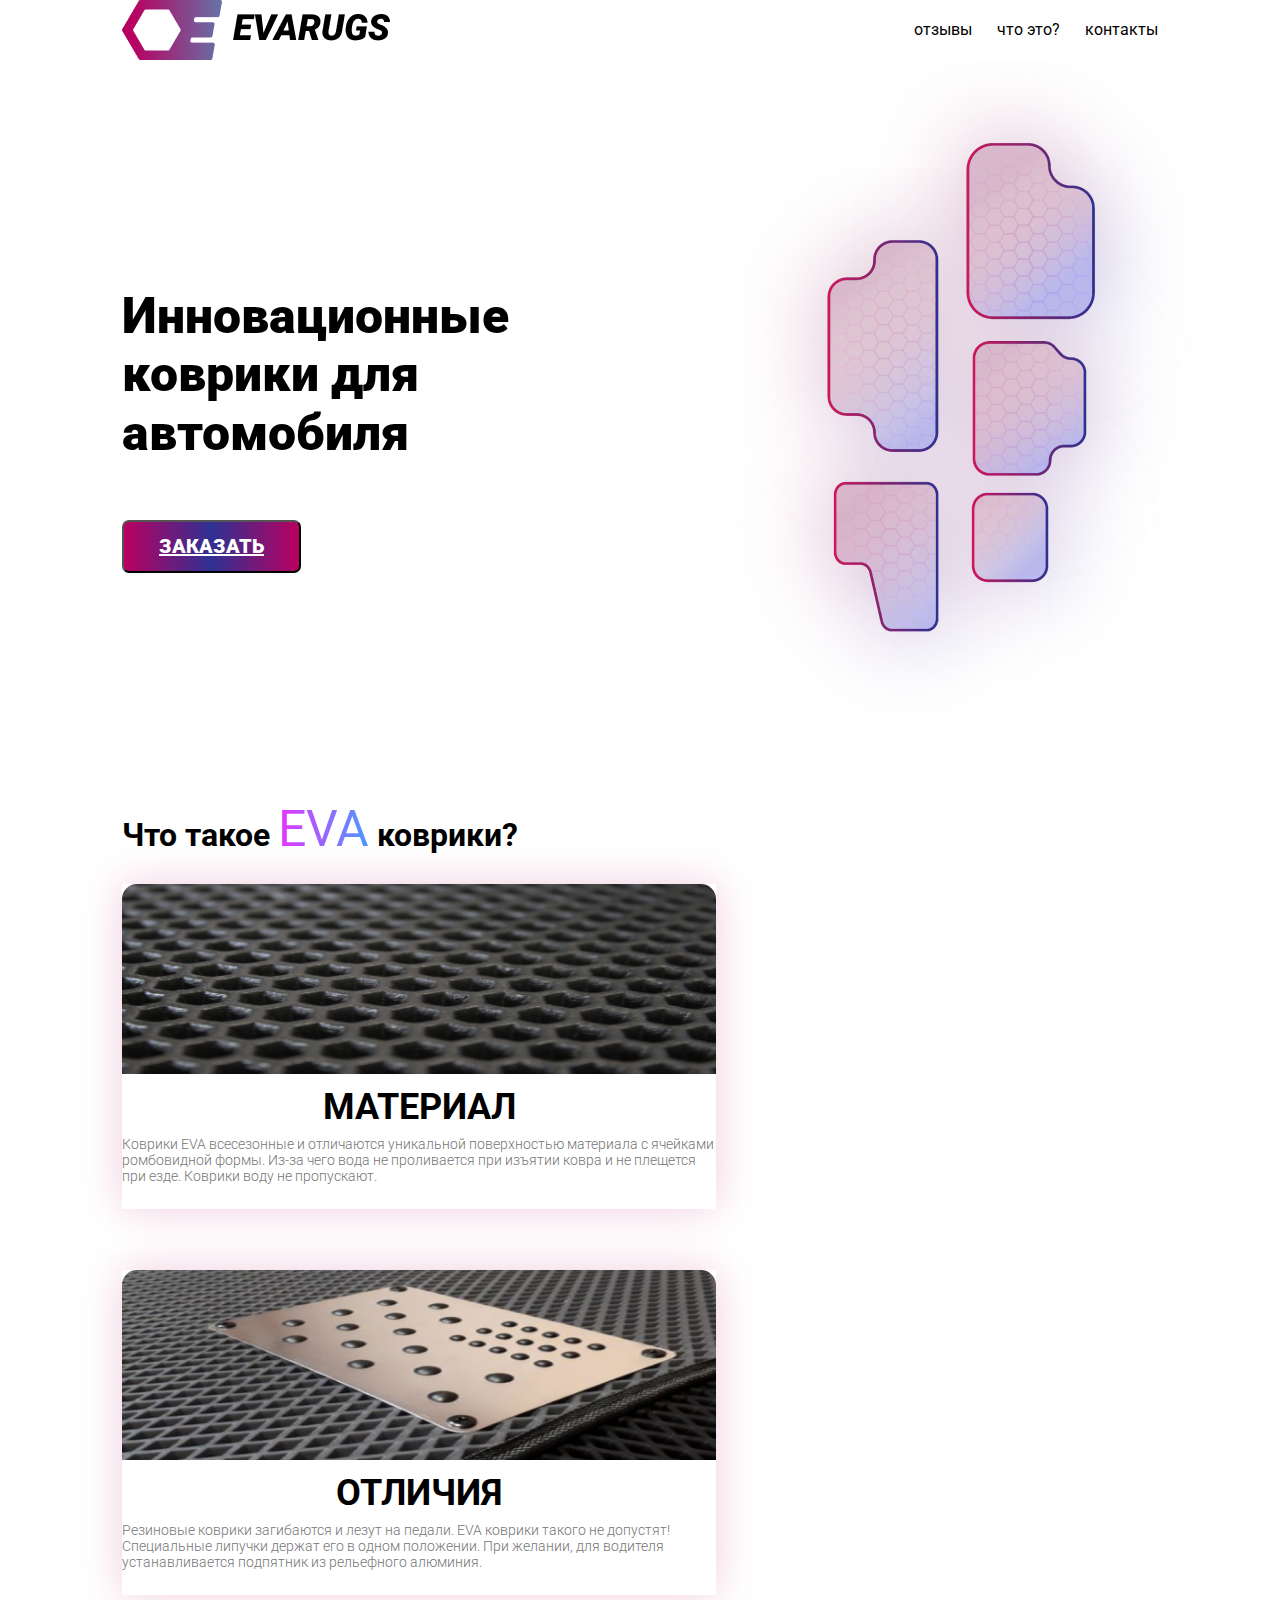
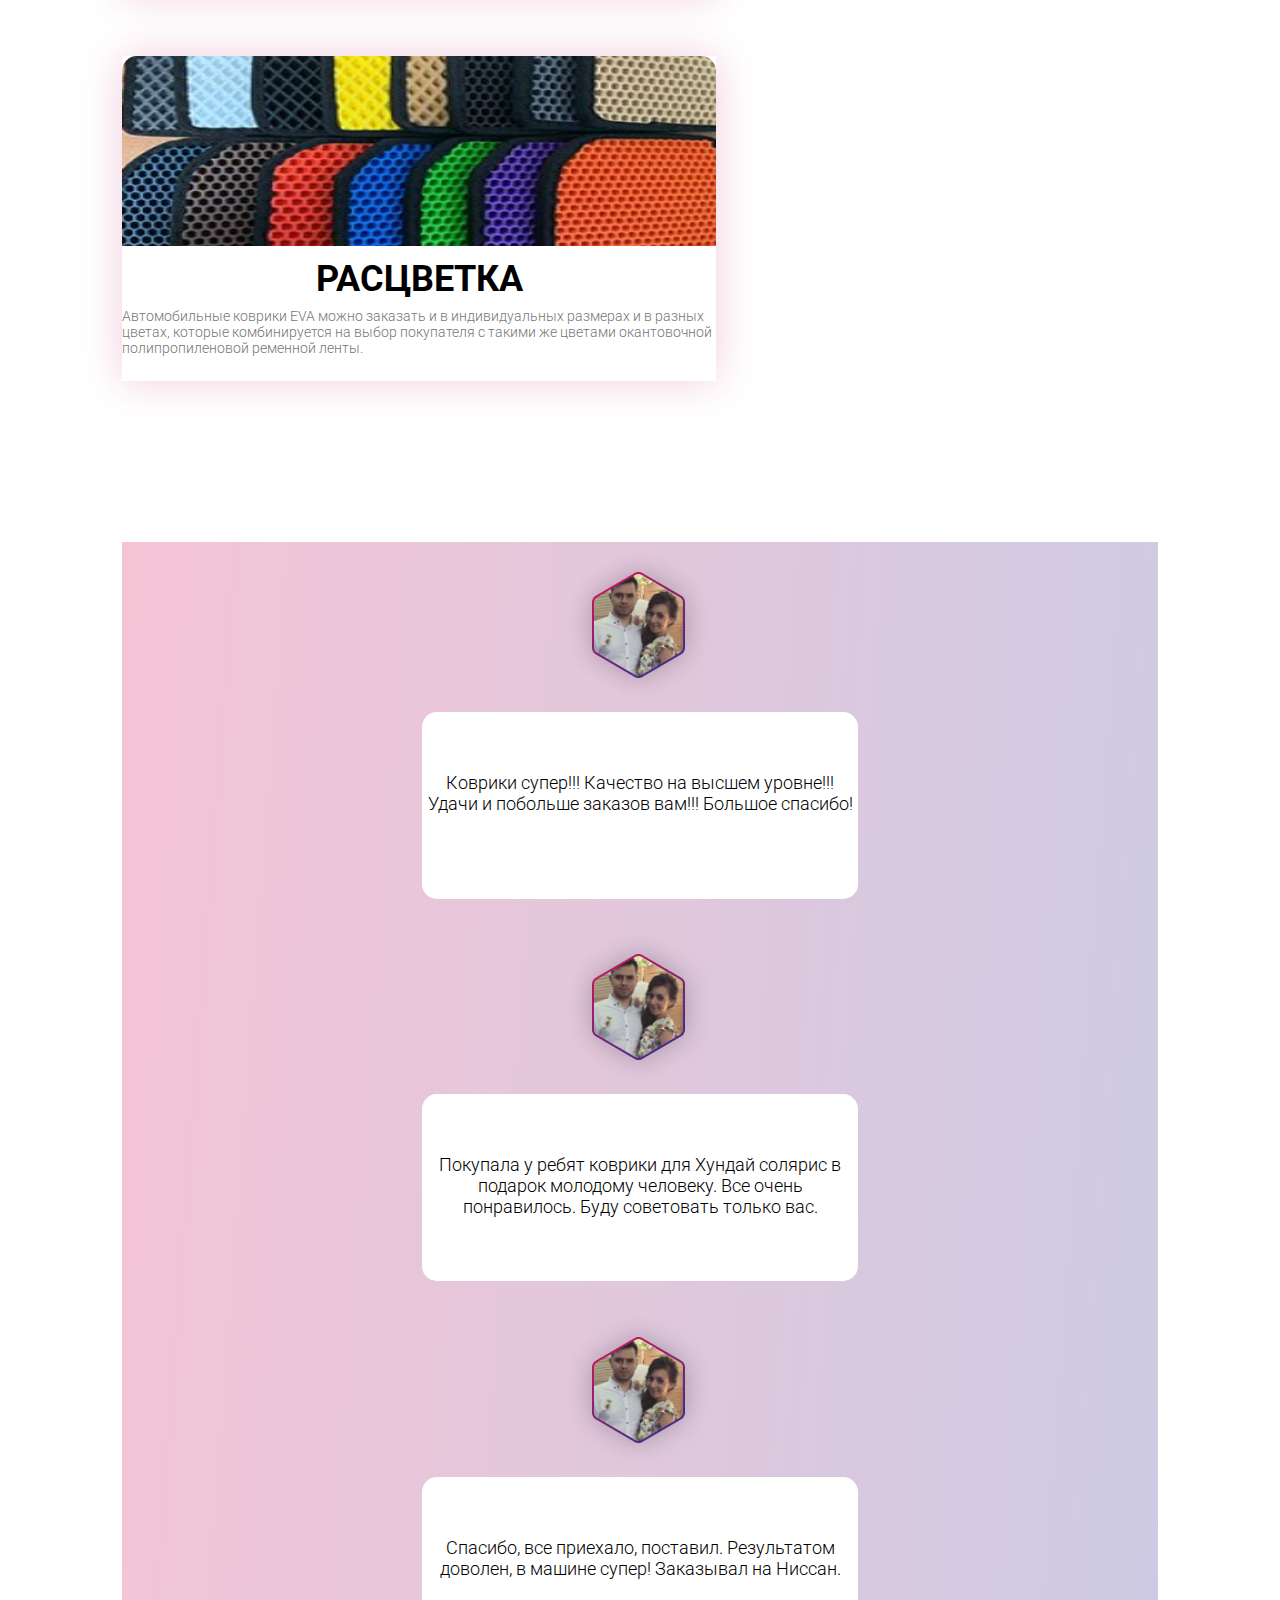
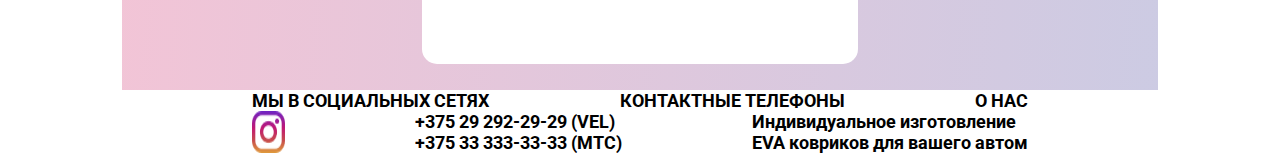
<file: index.html>
<!DOCTYPE html>
<html lang="en">
<head>
    <meta charset="UTF-8">
    <meta name="viewport" content="width=device-width, initial-scale=1.0">
    <title>Document</title>
    <link rel="stylesheet" href="style.css">
</head>
<body>
    <header class="header container">
        <nav class="nav">
            <img src="Group 3.png" alt="" class="logo">
            <ul>
                <li>отзывы</li>
                <li>что это?</li>
                <li>контакты</li>
            </ul>
        </nav>
        <div class="header-content">
            <div class="header-content_text">
                <h1>Инновационные коврики для автомобиля</h1>
                <button><a href="about.html">ЗАКАЗАТЬ</a></button>
            </div>
            <div class="header-content_img">
                <img src="коврф 1.png" alt="" style="margin-bottom: 50px;">
            </div>
        </div>
        <h1>Что такое <span class="flowtext">EVA</span> коврики?</h1>
        <section class="section">
            <div class="box1">
                <img src="image00004 1.jpg" alt="" style="border-radius: 15px 15px 0px 0px;" class="mam">
                <h1>МАТЕРИАЛ</h1>
                <p>Коврики EVA всесезонные и отличаются уникальной поверхностью материала с ячейками ромбовидной формы. Из-за чего вода не проливается при изъятии ковра и не плещется при езде. Коврики воду не пропускают.</p>
            </div>
            <div class="box1">
                <img src="file 1.jpg" alt="" style="border-radius: 15px 15px 0px 0px;" class="mam">
                <h1>ОТЛИЧИЯ</h1>
                <p>Резиновые коврики загибаются и лезут на педали. EVA коврики такого не допустят! Специальные липучки держат его в одном положении. При желании, для водителя устанавливается подпятник из рельефного алюминия.</p>
            </div>
            <div class="box1">
                <img src="kov1-1-300x225 1.jpg" alt="" style="border-radius: 15px 15px 0px 0px;" class="mam">
                <h1>РАСЦВЕТКА</h1>
                <p>Автомобильные коврики EVA можно заказать и в индивидуальных размерах и в разных цветах, которые комбинируется на выбор покупателя с такими же цветами окантовочной полипропиленовой ременной ленты.</p>
            </div>
        </section>
        <section class="n2">
            <div class="alln2">
                <div class="n2box">
                    <img src="Mask Group.png" alt="" style="margin-left: 140px;">
                    <h1>Коврики супер!!! Качество на высшем уровне!!!
                        Удачи и побольше заказов вам!!! Большое спасибо!</h1>
                </div>
            </div>
            <div class="alln2">
                <div class="n2box">
                    <img src="Mask Group.png" alt="" style="margin-left: 140px;">
                    <h1>Покупала у ребят коврики для Хундай солярис в подарок молодому человеку. Все очень понравилось. Буду советовать только вас.</h1>
                </div>
            </div>
            <div class="alln2">
                <div class="n2box">
                    <img src="Mask Group.png" alt="" style="margin-left: 140px;">
                    <h1>Спасибо, все приехало, поставил. Результатом доволен, в машине супер! Заказывал на Ниссан.</h1>
                </div>
            </div>
        </section>
        <footer class="foot">
            <div class="al">
            <h1>МЫ В СОЦИАЛЬНЫХ СЕТЯХ</h1>
            <h1>КОНТАКТНЫЕ ТЕЛЕФОНЫ</h1>
            <h1>О НАС</h1>
            </div>
            <div class="al2">
                <img src="512px-Instagram_new 1.png" alt="">
                <h1>+375 29 292-29-29 (VEL)
                    <br>
                    +375 33 333-33-33 (МТС)</h1>
                    <h1>Индивидуальное изготовление <br>EVA ковриков для вашего автом</h1>
            </div>
        </footer>
    </header>
</body>
</html>
</file>
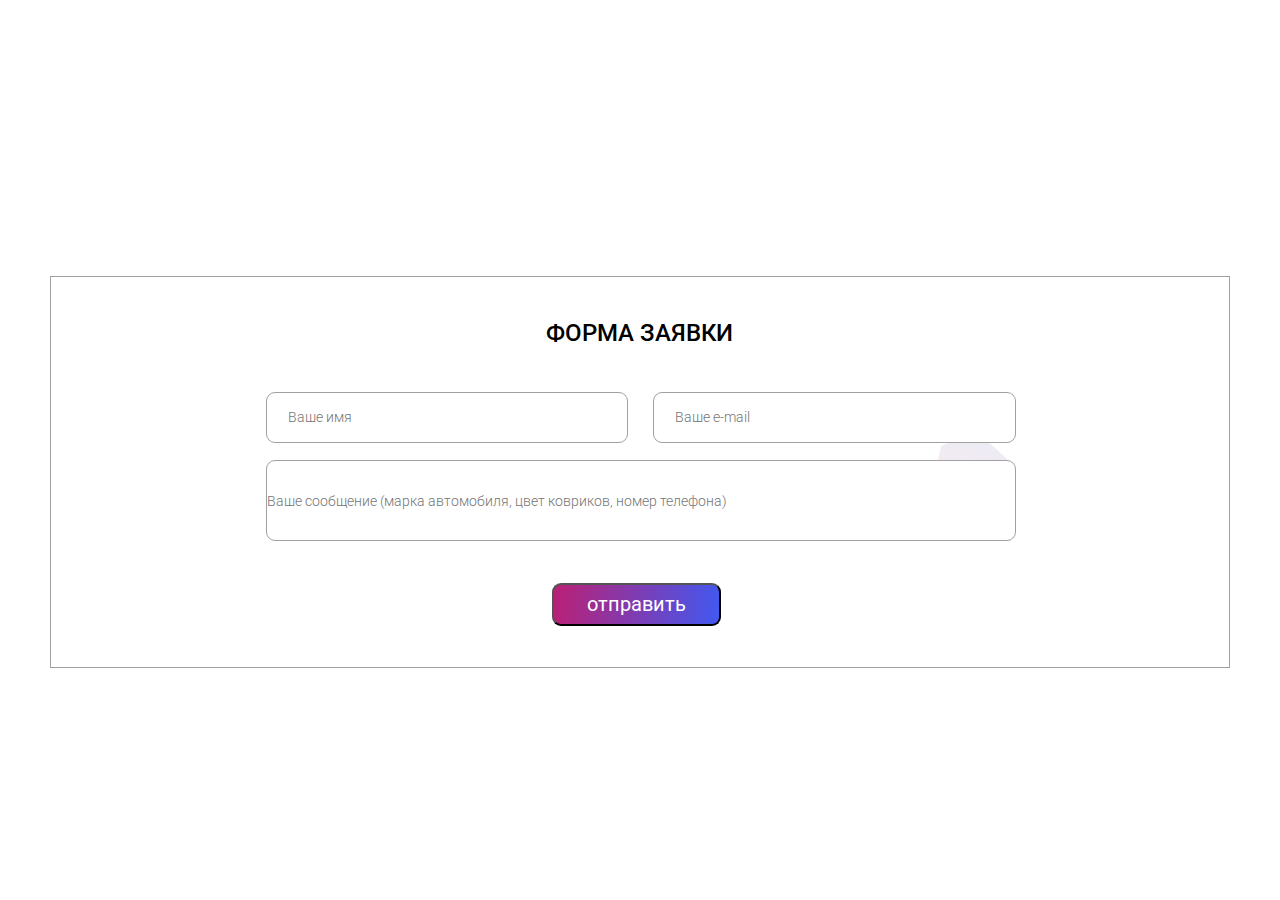
<file: about.html>
<!DOCTYPE html>
<html lang="en">
<head>
    <meta charset="UTF-8">
    <meta name="viewport" content="width=device-width, initial-scale=1.0">
    <title>Document</title>
    <link rel="stylesheet" href="style.css">
</head>
<body>
    <div class="div_about">
        <h1>ФОРМА ЗАЯВКИ</h1>
        <div>
            <input type="text" placeholder="Ваше имя">
            <input type="text" placeholder="Ваше e-mail">
        </div>
        <nav class="div_4">
            <input type="text" placeholder="Ваше сообщение (марка автомобиля, цвет ковриков, номер телефона)">
        </nav>
        <button>отправить</button>
    </div>
</body>
</html>
</file>
<file: style.css>
@import url('https://fonts.googleapis.com/css2?family=Roboto:ital,wght@0,100..900;1,100..900&display=swap');
*{
    margin: 0;
    padding: 0;
    box-sizing: border-box;
    list-style: none;
    font-family: "Roboto", serif;
}
.container{
    margin: 0 auto;
    padding: 0 122px;
}
.header{
    max-width: 1440px;
}
.nav{
    width: 100%;
    display: flex;
    align-items: center;
    justify-content: space-between;
}
.nav ul{
    display: flex;
    gap: 25px;
}
.logo{
    width: 268.01px;
    height: 59.97px;
}

.header-content{
    width: 100%;
    display: flex;
    justify-content: space-between;
    align-items: center;
}
.header-content_text{
    width: 55%;
}
.header-content_text h1{
    font-size: 50px;
    font-weight: 900;
    line-height: 58.59px;    
    margin-bottom: 58px;
}
.header-content_text button{
    width: 179px;
    height: 53px;
    border-radius: 7px;
    background: linear-gradient(90deg, #B90160, #2E3192,#B90160);
    animation: butwus 5s linear infinite;
    font-size: 20px;
    font-weight: 900;
    line-height: 23.44px;
    color: #FFFFFF;
}
.header-content_text a{
    animation: butwus 5s linear infinite;
    font-size: 20px;
    font-weight: 900;
    line-height: 23.44px;
    color: #FFFFFF;
}
.header-content_img{
    width: 45%;

}
.header-content_img img{
    width: 533px;
    height: 686px;   
}

@media (max-width: 768px) {
    .container{
        padding: 0 66px;
    }
    .nav ul{
        display: none;
    }
    .header-content_text h1{
        font-size: 40px;
        line-height: 40px;    
        margin-bottom: 53px;
    }
    .header-content_img img{
        width: 368px;
        height: 473px;    
    }
}
@media (max-width:576px) {
    .container{
        padding: 0 29px;
    }
    .nav{
        justify-content: center;
    }
    .logo{
        width: 183.36px;
        height: 36px;        
    }
    .header-content{
        justify-content: center;
        background-image: url(подложка\ 1.png);
        margin-bottom: 25px;
        background-position: center;
        background-size: cover;
        background-repeat: no-repeat;
    }
    .header-content_text{
        display: flex;
        flex-direction: column;
        align-items: center;
    }
    .header-content_text h1{
        font-size: 25px;
        line-height: 25px;    
        margin-bottom: 42px;
        text-align: center;
    }
    .header-content_img {
        display: none;
    }
    .header-content_text button{
        width: 93px;
        height: 28px;
        font-size: 10px;
        line-height: 11px;
    }
    .n2box{
        width: 267px;
        height: 210px;
        
    }
    .n2{
        width: 700px;
    }
}
.section h1{
    font-size: 50px;
    font-weight: 400;
    line-height: 58.59px;
    animation-name: textflow;
    text-align: center;
}
.flowtext{
    background: linear-gradient(90deg, #e933ff, #489bff,#e933ff);
    background-size: 200% auto;
    background-clip: text;
    -webkit-background-clip: text;
    -webkit-text-fill-color: transparent;
    animation: textflow 1s linear infinite;
    font-size: 50px;
    font-weight: 400;
    line-height: 58.59px;
  }
  @keyframes textflow {
    from {background-position: 0% center}         
    to {background-position: 200% center}
  }
.box1{
    max-width: 344px;
    height: 414px;
    box-shadow: 0px 0px 40px 0px #B8005F33;
}
.box1 p{
    font-size: 14px;
    font-weight: 300;
    color: #767676;
}
.box1 h1{
    font-size: 36px;
    font-weight: 700;
}
.section{
    display: flex;
    flex-wrap: wrap;
    margin-top: 25px;
    justify-content: space-between;
}
@media (max-width:1280px) {
    .box1{
        max-width: 594px;
        height: 325px;
        margin-bottom: 61px;
    }
    .mam{
        width: 594px;
        height: 189.98px;
    }
}
.n2box h1{
    width: 436px;
    height: 187px;
    background-color: #fff;
    font-size: 18px;
    font-weight: 300;
    border-radius: 15px;
    text-align: center;
    padding-top: 60px;
}
.n2{
    max-width: 1440px;
    height: 1148px;
    background: linear-gradient(94.31deg, rgba(212, 20, 90, 0.25) 0.96%, rgba(46, 49, 146, 0.25) 104.83%);
    justify-content: space-between;
    margin-top: 100px;
    display: grid;
    justify-content: center;
}

.al{
    display: flex;
    font-size: 9px;
    font-weight: 700;
    justify-content: space-evenly;
}
.al2{
    display: flex;
    font-size: 9px;
    font-weight: 700;
    justify-content: space-evenly;
}
@import url('https://fonts.googleapis.com/css2?family=Roboto:ital,wght@0,100..900;1,100..900&display=swap');
.div_about{
    width: 1180.27px;
    height: 392.18px; 
    margin: auto;
    margin-top: 276px;
    border: 1px  solid #A1A1A1;
    background-color: white;
    background-image: url(Vector.svg);
    background-repeat: no-repeat;
    background-position: 80% 50%;
}
.div_about h1{
    font-family: "Roboto", serif;
    font-size: 24px;
    font-weight: 500;
    line-height: 28.13px;
    text-align: center;
    color: #000000;
    padding-top: 42px;
}
.div_about div{
    display: flex;
    margin-left: 215px;
    gap: 25px;
}
.div_about div input{
    width: 362.49px;
    height: 50.72px;
    margin-top: 45px;
    border-radius: 9px;
    border: 1px solid #A1A1A1;
    font-size: 14px;
    font-weight: 300;
    line-height: 16.41px;  
    color: #989898;
    padding-left: 21px;
}
.div_4{
    width: 100%;
}
.div_4 input{
    width: 749.73px;
    height: 81.65px;
    margin-left: 215px;
    margin-top: 17px;
    border-radius: 9px;   
    border: 1px solid #A1A1A1;
    font-size: 14px;
    font-weight: 300;
    line-height: 16.41px;
    color: #989898;
}
.div_about button{
    width: 169.49px;
    height: 42.06px;
    border-radius: 9px;  
    margin-left: 501px;
    margin-top: 42px;
    background: linear-gradient(96.12deg, #D4145A -21.03%, #3D5BF5 103.56%);
    font-size: 20px;
    font-weight: 400;
    line-height: 23.44px;
    text-align: center;
    color: #FFFFFF;
}
</file>
